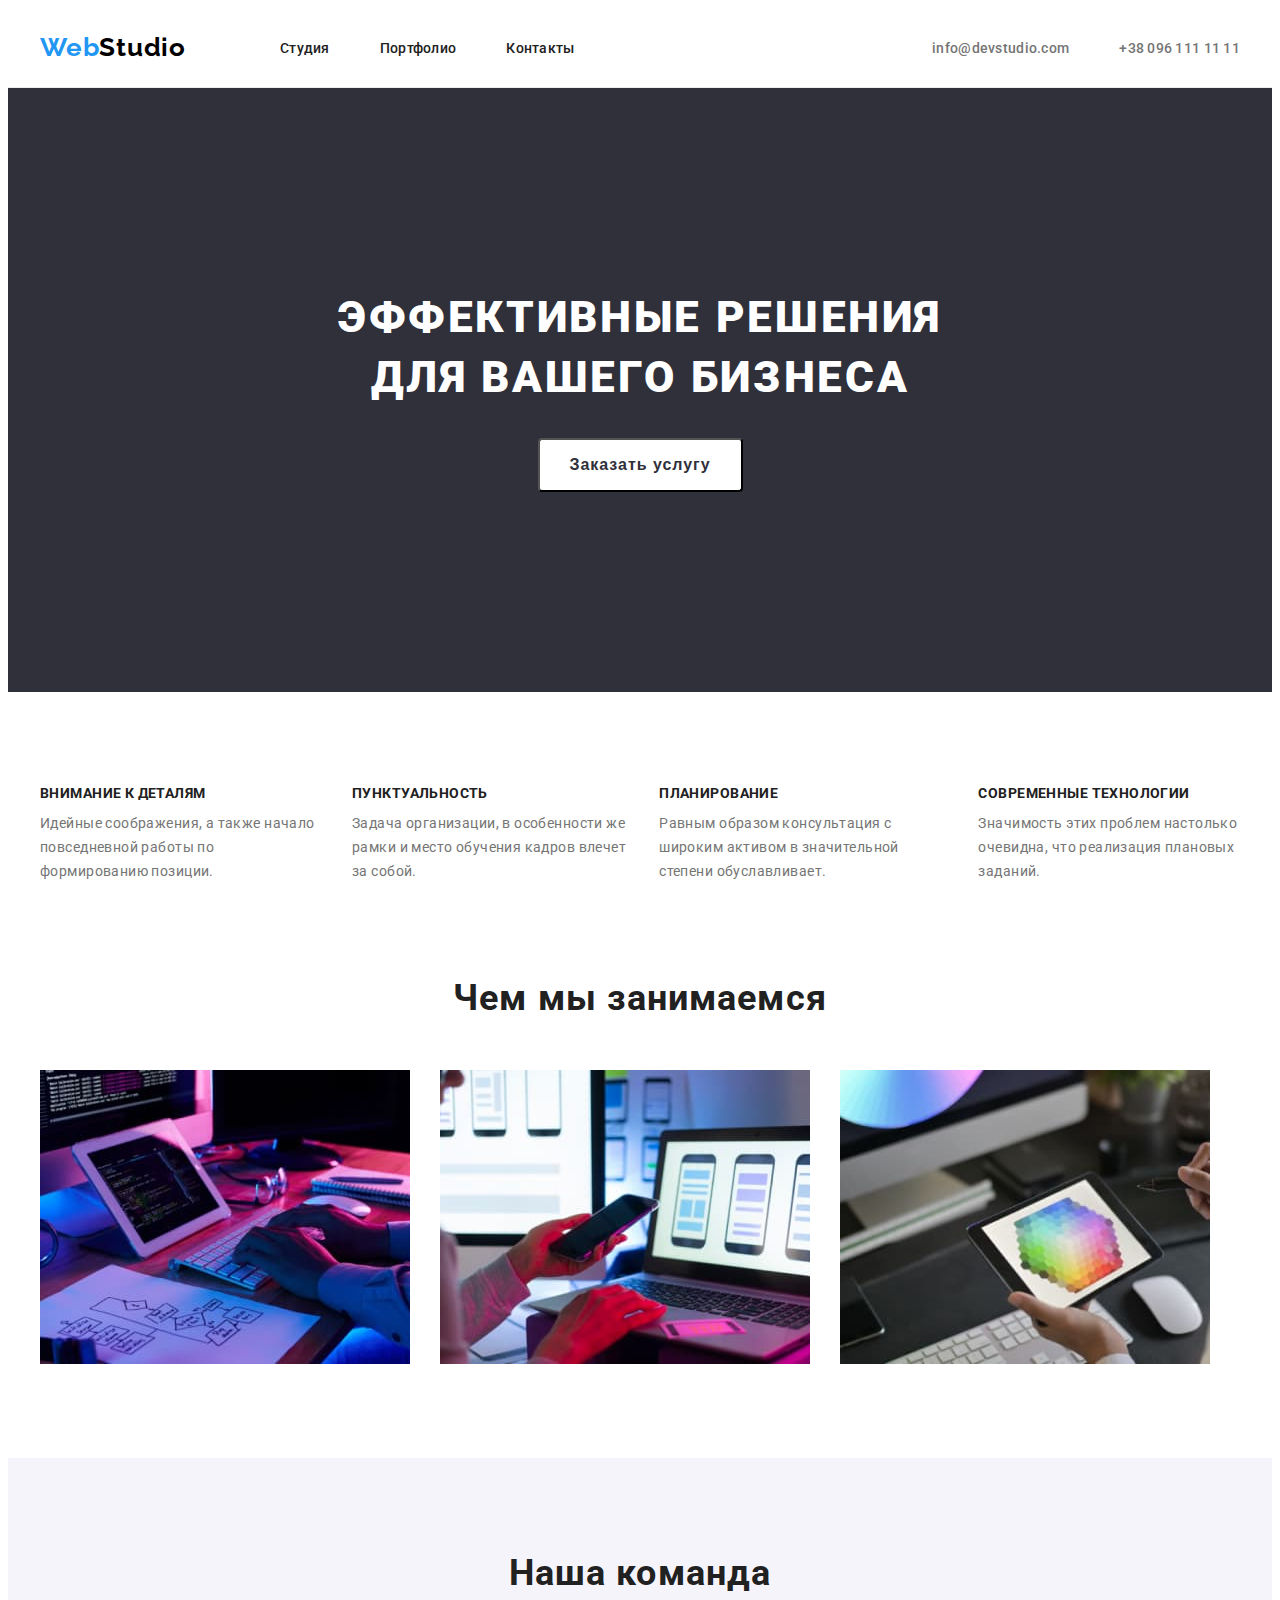
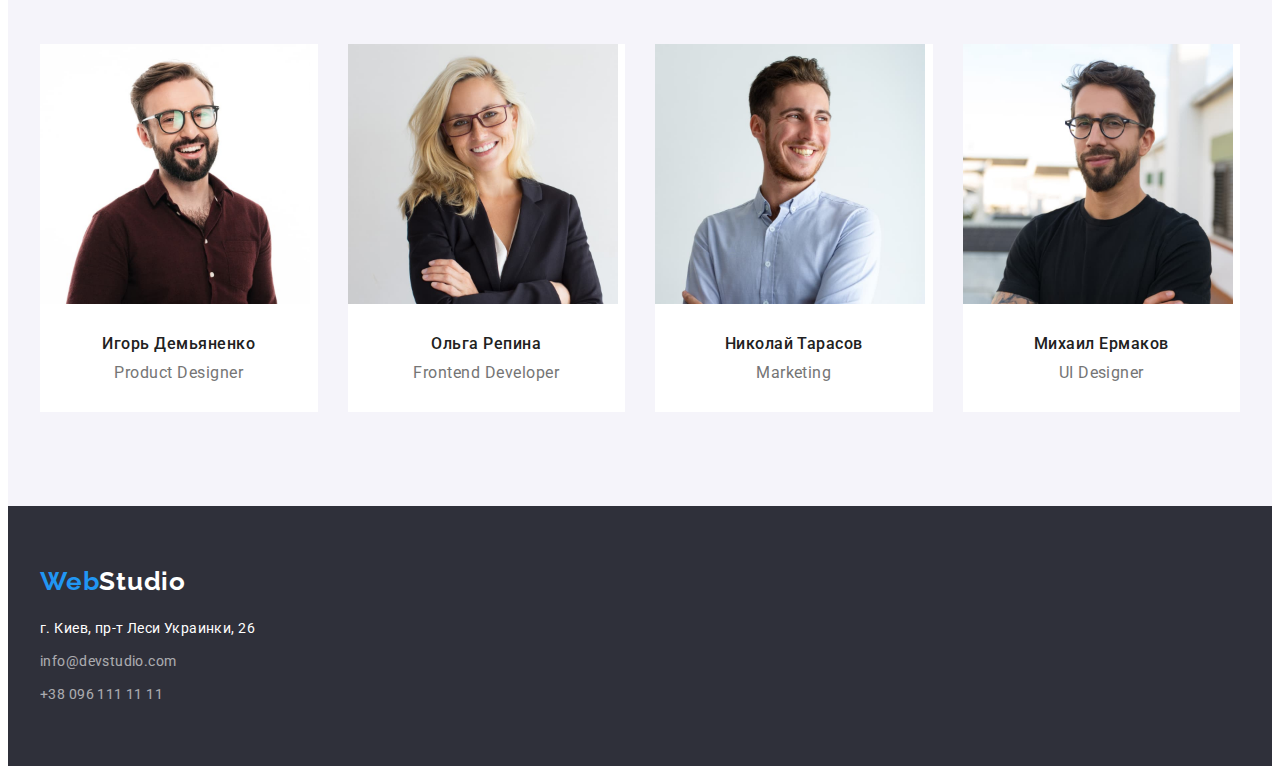
<file: index.html>
<!DOCTYPE html>
<html lang="ru">
  <head>
    <meta charset="UTF-8" />
    <meta http-equiv="X-UA-Compatible" content="IE=edge" />
    <meta name="viewport" content="width=device-width, initial-scale=1.0" />
    <title>Главная</title>
    <link rel="preconnect" href="https://fonts.googleapis.com" />
    <link rel="preconnect" href="https://fonts.gstatic.com" crossorigin />
    <link
      href="https://fonts.googleapis.com/css2?family=Raleway:wght@700&family=Roboto:wght@400;500;700;900&display=swap"
      rel="stylesheet"
    />
    <link
      rel="stylesheet"
      href="https://cdnjs.cloudflare.com/ajax/libs/modern-normalize/1.1.0/modern-normalize.min.css"
      integrity="sha512-wpPYUAdjBVSE4KJnH1VR1HeZfpl1ub8YT/NKx4PuQ5NmX2tKuGu6U/JRp5y+Y8XG2tV+wKQpNHVUX03MfMFn9Q=="
      crossorigin="anonymous"
      referrerpolicy="no-referrer"
    />
    <link rel="stylesheet" href="./css/style.css" />
  </head>
  <body>  
    <header class="header">
      <div class="container header-container">
        <a class="logo link" href=""><span class="web">Web</span>Studio</a>
        <nav class="navigation">
          <ul class="nav-list list">
            <li class="nav-list-item">
              <a class="nav-list-link link" href="">Студия</a>
            </li>
            <li class="nav-list-item">
              <a class="nav-list-link link" href="./portfolio.html"
                >Портфолио</a
              >
            </li>
            <li class="nav-list-item">
              <a class="nav-list-link link" href="">Контакты</a>
            </li>
          </ul>
        </nav>  
          <ul class="header-contact list">
            <li class="contact-mail-block">
              <a class="contact-mail link" href="mailto:info@devstudio.com"
                >info@devstudio.com</a
              >
            </li>
            <li class="contact-number-block">
              <a class="contact-number link" href="tel:+380961111111"
                >+38 096 111 11 11</a
              >
            </li>
          </ul>
      </div>
    </header>
    <main>
      <section class="hero">
        <div class="container">
        <h1 class="main-title">Эффективные решения для вашего бизнеса</h1>
        <button class="model-button" type="button">Заказать услугу</button>
        </div>
      </section>
      <section class="section">
        <div class="container">
          <h2 class="pane">Перечень выгод</h2>
          <ul class="benefits list">
            <li class="benefits-block">
              <h3 class="benefits-list">Внимание к деталям</h3>
              <p class="benefits-item">
                Идейные соображения, а также начало повседневной работы по
                формированию позиции.
              </p>
            </li>
            <li class="benefits-block">
              <h3 class="benefits-list">Пунктуальность</h3>
              <p class="benefits-item">
                Задача организации, в особенности же рамки и место обучения
                кадров влечет за собой.
              </p>
            </li>
            <li class="benefits-block">
              <h3 class="benefits-list">Планирование</h3>
              <p class="benefits-item">
                Равным образом консультация с широким активом в значительной
                степени обуславливает.
              </p>
            </li>
            <li class="benefits-block">
              <h3 class="benefits-list">Современные технологии</h3>
              <p class="benefits-item">
                Значимость этих проблем настолько очевидна, что реализация
                плановых заданий.
              </p>
            </li>
          </ul>
        </div>
      </section>
      <section class="section about-section">
        <div class="container">
        <h2 class="about">Чем мы занимаемся</h2>
        <ul class="about-item list">
          <li class="box">
            <img src="img/img1.jpg" alt="клавиатура" width="370" height="294" />
          </li>

          <li class="box">
            <img src="img/img2.jpg" alt="ноут" width="370" height="294" />
          </li>

          <li class="box">
            <img src="img/img3.jpg" alt="планшет" width="370" height="294" />
          </li>
        </ul>
        </div>
      </section>
      <section class="our-team section">
        <div class="container">
          <h2 class="team">Наша команда</h2>
          <ul class="team-list list">
            <li class="team-card">
              <img
                src="img/img4.jpg" 
                alt="Игорь Демьяненко"
                width="270"
                height="260"
              />
              <div class="worker">
              <h3 class="name">Игорь Демьяненко</h3>
              <p class="position" lang="en">Product Designer</p>
            </li>
            <li class="team-card">
              <img
                src="img/img5.jpg"
                alt="Ольга Репина"
                width="270"
                height="260"
              />
              <div class="worker">
              <h3 class="name">Ольга Репина</h3>
              <p class="position" lang="en">Frontend Developer</p>
              </div>
            </li>
            <li class="team-card">
              <img
                src="img/img6.jpg"
                alt="Николай Тарасов"
                width="270"
                height="260"
              />
              <div class="worker">
              <h3 class="name">Николай Тарасов</h3>
              <p class="position" lang="en">Marketing</p>
              </div>
            </li>
            <li class="team-card">
              <img
                src="img/img7.jpg"
                alt="Михаил Ермаков"
                width="270"
                height="260"
              />
              <div class="worker">
              <h3 class="name">Михаил Ермаков</h3>
              <p class="position" lang="en">UI Designer</p>
              </div>
            </li>
          </ul>
        </div>
      </section>
    </main>
    <footer class="footer">
      <div class="container">
        <a class="logo-footer link" href=""
          ><span class="web-footer">Web</span>Studio</a
        >
        <address>
          <ul class="footer-list list">
            <li class="about-footer">
              <a
                class="adres link"
                href="https://goo.gl/maps/2WYLxE3mtBU3Ya3W9"
                target="_blank"
                rel="noopener noreferrer"
                >г. Киев, пр-т Леси Украинки, 26</a
              >
            </li>
            <li class="about-footer">
              <a class="mail-footer link" href="mailto:info@devstudio.com"
                >info@devstudio.com</a
              >
            </li>
            <li class="about-footer">
              <a class="tel-footer link" href="tel:+380961111111"
                >+38 096 111 11 11</a
              >
            </li>
          </ul>
        </address>
      </div>
    </footer>
  </body>
</html>
</file>
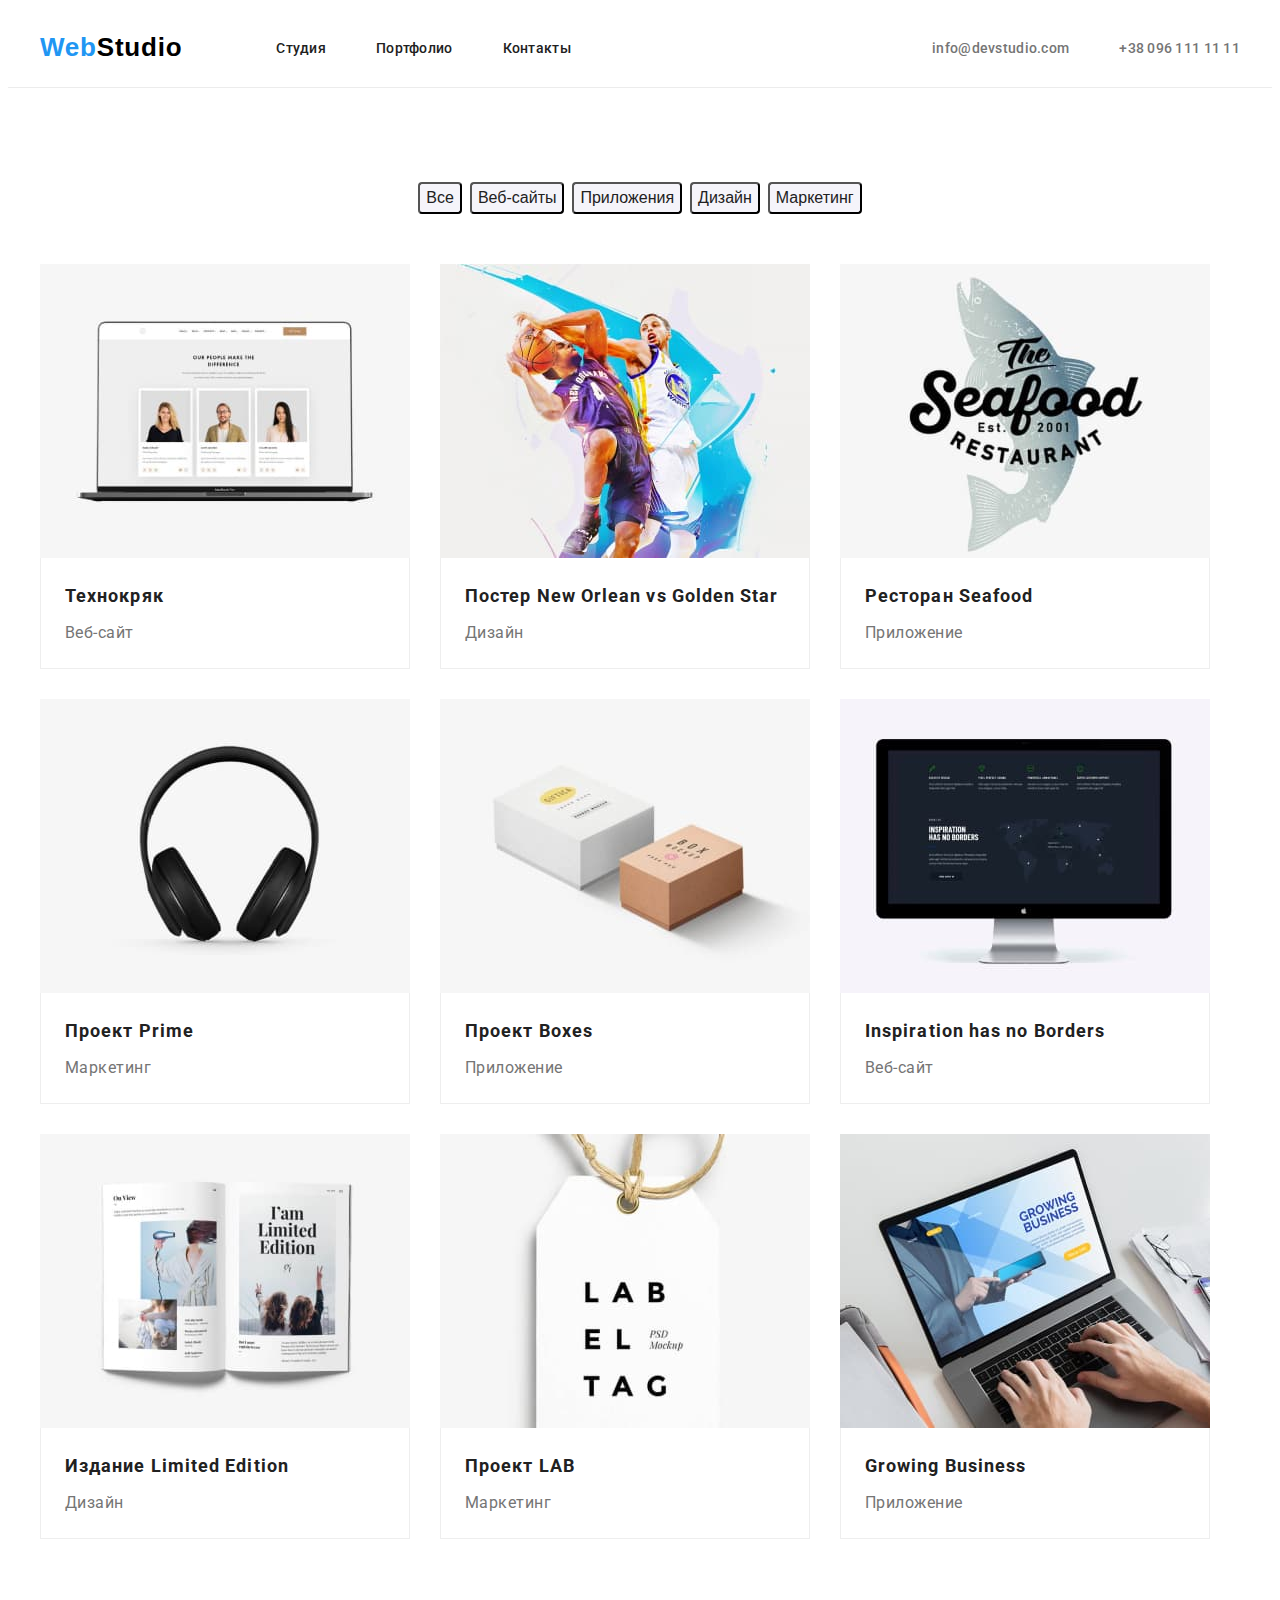
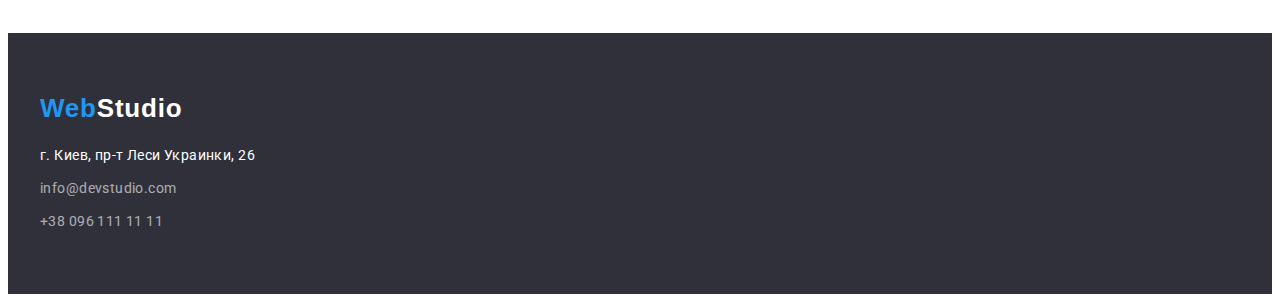
<file: portfolio.html>
<!DOCTYPE html>
<html lang="ru">
  <head>
    <meta charset="UTF-8" />
    <meta http-equiv="X-UA-Compatible" content="IE=edge" />
    <meta name="viewport" content="width=device-width, initial-scale=1.0" />
    <title>Главная</title>
    <link rel="preconnect" href="https://fonts.googleapis.com" />
    <link rel="preconnect" href="https://fonts.gstatic.com" crossorigin />
    <link
      href="https://fonts.googleapis.com/css2?family=Roboto:wght@400;500;700;900&display=swap"
      rel="stylesheet"
    />
    <link
      rel="stylesheet"
      href="https://cdnjs.cloudflare.com/ajax/libs/modern-normalize/1.1.0/modern-normalize.min.css"
      integrity="sha512-wpPYUAdjBVSE4KJnH1VR1HeZfpl1ub8YT/NKx4PuQ5NmX2tKuGu6U/JRp5y+Y8XG2tV+wKQpNHVUX03MfMFn9Q=="
      crossorigin="anonymous"
      referrerpolicy="no-referrer"
    />
    <link rel="stylesheet" href="./css/style.css" />
  </head>
  <body>
    <header class="header">
      <div class="container header-container">
        <a class="logo link" href=""><span class="web">Web</span>Studio</a>
        <nav class="navigation">
          <ul class="nav-list list">
            <li class="nav-list-item">
              <a class="nav-list-link link" href="./index.html">Студия</a>
            </li>
            <li class="nav-list-item">
              <a class="nav-list-link link" href="">Портфолио</a>
            </li>
            <li class="nav-list-item">
              <a class="nav-list-link link" href="">Контакты</a>
            </li>
          </ul>
        </nav>
          <ul class="header-contact list">
            <li class="contact-mail-block">
              <a class="contact-mail link" href="mailto:info@devstudio.com"
                >info@devstudio.com</a
              >
            </li>
            <li class="contact-number-block">
              <a class="contact-number link" href="tel:+380961111111"
                >+38 096 111 11 11</a
              >
            </li>
          </ul>
      </div>
    </header>
    <main>
      <section class="section">
        <div class="container">
          <h1 class="pane">Работы</h1>
          <ul class="portfolio-list list">
            <li class="filter">
              <button class="model-button-filter" type="button">Все</button>
            </li>
            <li class="filter">
              <button class="model-button-filter" type="button">
                Веб-сайты
              </button>
            </li>
            <li class="filter">
              <button class="model-button-filter" type="button">
                Приложения
              </button>
            </li>
            <li class="filter">
              <button class="model-button-filter" type="button">Дизайн</button>
            </li>
            <li class="filter">
              <button class="model-button-filter" type="button">
                Маркетинг
              </button>
            </li>
          </ul>
          <ul class="project list">
            <li class="project-group">
              <img
                src="img/project1.jpg"
                alt="Технокряк"
                width="370"
                height="294"
              />
              <div class="group">
              <h2 class="works">Технокряк</h2>
              <p class="works-item" lang="en">Веб-сайт</p>
              </div>
            </li>
            <li class="project-group">
              <img
                src="img/project2.jpg"
                alt="Постер New Orlean vs Golden Star"
                width="370"
                height="294"
              />
              <div class="group"> 
              <h2 class="works">Постер New Orlean vs Golden Star</h2>
              <p class="works-item" lang="en">Дизайн</p>
            </div>
            </li>
            <li class="project-group">
              <img
                src="img/project3.jpg"
                alt="Ресторан Seafood"
                width="370"
                height="294"
              />
              <div class="group">
              <h2 class="works">Ресторан Seafood</h2>
              <p class="works-item" lang="en">Приложение</p>
            </div>
            </li>
            <li class="project-group">
              <img
                src="img/project4.jpg"
                alt="Проект Prime"
                width="370"
                height="294"
              />
              <div class="group">
              <h2 class="works">Проект Prime</h2>
              <p class="works-item" lang="en">Маркетинг</p>
            </div>
            </li>
            <li class="project-group">
              <img
                src="img/project5.jpg"
                alt="Проект Boxes"
                width="370"
                height="294"
              />
              <div class="group">
              <h2 class="works">Проект Boxes</h2>
              <p class="works-item" lang="en">Приложение</p>
            </div>
            </li>
            <li class="project-group">
              <img
                src="img/project6.jpg"
                alt="Inspiration has no Borders"
                width="370"
                height="294"
              />
              <div class="group">
              <h2 class="works">Inspiration has no Borders</h2>
              <p class="works-item" lang="en">Веб-сайт</p>
            </div>
            </li>
            <li class="project-group">
              <img
                src="img/project7.jpg"
                alt="Издание Limited Edition"
                width="370"
                height="294"
              />
              <div class="group">
              <h2 class="works">Издание Limited Edition</h2>
              <p class="works-item" lang="en">Дизайн</p>
            </div>
            </li>
            <li class="project-group">
              <img
                src="img/project8.jpg"
                alt="Проект LAB"
                width="370"
                height="294"
              />
              <div class="group">
              <h2 class="works">Проект LAB</h2>
              <p class="works-item" lang="en">Маркетинг</p>
            </div>
            </li>
            <li class="project-group">
              <img
                src="img/project9.jpg"
                alt="Growing Business"
                width="370"
                height="294"
              />
              <div class="group">
              <h2 class="works">Growing Business</h2>
              <p class="works-item" lang="en">Приложение</p>
            </div>
            </li>
          </ul>
        </div>
      </section>
    </main>
    <footer class="footer">
      <div class="container">
        <a class="logo-footer link" href=""
          ><span class="web-footer">Web</span>Studio</a
        >
        <address>
          <ul class="footer-list list">
            <li class="about-footer">
              <a
                class="adres link"
                href="https://goo.gl/maps/2WYLxE3mtBU3Ya3W9"
                target="_blank"
                rel="noopener noreferrer"
                >г. Киев, пр-т Леси Украинки, 26</a
              >
            </li>
            <li class="about-footer">
              <a class="mail-footer link" href="mailto:info@devstudio.com"
                >info@devstudio.com</a
              >
            </li>
            <li class="about-footer">
              <a class="tel-footer link" href="tel:+380961111111"
                >+38 096 111 11 11</a
              >
            </li>
          </ul>
        </address>
      </div>
    </footer>
  </body>
</html>
</file>
<file: css/style.css>
:root {
    --primary-font-family: 'Roboto', sans-serif; 
    --secondary-font-family: 'Raleway', sans-serif; 
    --accent-color: #2196f3;
    --primery-text-color: #212121;
    --secondary-text-color-light: #757575;
    --secondary-text-color-dark: #ffffff;
    --primery-text-color-logo: #000000;
}
body {
    font-family: var(--primary-font-family);
}
h1,
h2,
h3,
h4,
h5,
h6,
p {
    margin-top: 0;
    margin-bottom: 0;
}
ul {
    margin-top: 0;
    margin-bottom: 0;
    padding-left: 0;
}
img {
    display: block;
    max-width: 100%;
    height: auto;
}
.list {
    list-style: none;
    padding: 0;
    margin: 0;
}
.link {
    text-decoration: none;
}
.container {
    width: 1200px;
    padding-left: 15px;
    padding-right: 15px;
    margin-left: auto;
    margin-right: auto;
}
.header {
    padding-top: 24px;
    padding-bottom: 24px;
    border-bottom: 1px solid #ECECEC;
}
.header-container {
    display: flex;
    align-items: center;
    
}
.nav-list {
    display: flex;
    align-items: center;
}
.header-contact {
    margin-left: auto;
    display: flex;
}
.nav-list-item:not(:last-child) {
    margin-right: 50px;
}
.logo {
    font-family: var(--secondary-font-family);
    font-weight: 700;
    font-size: 26px;
    line-height: 1.19;
    letter-spacing: 0.03em;
    color: var(--primery-text-color-logo);
    margin-right: 94px;
}
.web {
    color: var(--accent-color);
}
.nav-list-link {
    font-weight: 500;
    font-size: 14px;
    line-height: 1.14;
    letter-spacing: 0.02em;
    color: var(--primery-text-color);
}
.nav-list-link:hover,
.nav-list-link:focus {
    color: var(--accent-color);
}
.contact-mail-block {
    margin-right: 50px;
}
.contact-mail {
    font-weight: 500;
    font-size: 14px;
    line-height: 1.14;
    letter-spacing: 0.02em;
    color: var( --secondary-text-color-light);
}
.contact-mail:hover,
.contact-mail:focus {
    color: var(--accent-color);
}
.contact-number {
        font-weight: 500;
        font-size: 14px;
        line-height: 1.14;
        letter-spacing: 0.02em;
        color: var( --secondary-text-color-light);
}
.contact-number:hover,
.contact-number:focus {
    color: var(--accent-color);
}
.hero {
    text-align: center;
    padding: 200px 0;
    background-color: #2F303A;
   
}
.model-button {
    padding:10px 30px;
    border-radius: 4px;
    font-weight: 700;
    font-size: 16px;
    line-height: 1.88;
    letter-spacing: 0.06em;
    color: #2F303A;
    cursor: pointer;
    background-color: #ffffff;
}
.model-button:hover,
.model-button:focus {
    background-color: var(--accent-color);
    color: var(--secondary-text-color-dark);
}
.main-title {
    width: 696px;
    margin: 0 auto 30px;
    font-weight: 900;
    font-size: 44px;
    line-height: 1.36;
    letter-spacing: 0.06em;
    text-transform: uppercase;
    color: var(--secondary-text-color-dark);   
}
.section {
    padding-top: 94px;
    padding-bottom: 94px;
}
.pane {
    display: none;
}
.benefits {
    display: flex;
    flex-basis: calc((100% - 90px) / 4);
}
.benefits-block:not(:last-child) {
    margin-right: 30px;

}
.benefits-list {
    margin-bottom: 10px;
    font-weight: 700;
    font-size: 14px;
    line-height: 1.14;
    letter-spacing: 0.03em;
    text-transform: uppercase;
    color: var(--primery-text-color); 
}
.benefits-item {
    font-size: 14px;
    line-height: 1.71;
    letter-spacing: 0.03em;
    color: var( --secondary-text-color-light);
}
.about-section {
    padding-top: 0px;
}
.about {
    text-align: center;
    margin-bottom: 50px;
    font-weight: 700;
    font-size: 36px;
    line-height: 1.17;
    letter-spacing: 0.03em;
    color: var(--primery-text-color);
}
.about-item {
    display: flex;
    flex-basis: calc((100% - 60px) / 3);
}
.box:not(:last-child) {
    margin-right: 30px;
}
/* Секция Команда*/

.our-team {
    background-color: #F5F4FA;
    
}
.team {
    margin-bottom: 50px;
    text-align: center;
    font-weight: 700;
    font-size: 36px;
    line-height: 1.17;
    letter-spacing: 0.03em;
    color: var(--primery-text-color);
}
.team-list {
    display: flex;
    margin-left: -30px;
    margin-top: -30px;
}
.team-card {
    flex-basis: calc((100% - 90px) / 4);
    margin-left: 30px;
    margin-top: 30px;
    background-color: #FFFFFF;
}
.worker {
    padding-top: 30px;
    padding-bottom: 30px;
}
.name {
    text-align: center;
    font-weight: 500;
    font-size: 16px;
    line-height: 1.19;
    letter-spacing: 0.03em;
    color: var(--primery-text-color);
}
.position {
    text-align: center;
    margin-top: 10px;
    font-size: 16px;
    line-height: 1.19;
    letter-spacing: 0.03em;
    color: var( --secondary-text-color-light);
}
.logo-footer {
    
    font-family: var(--secondary-font-family);
    font-weight: 700;
    font-size: 26px;
    line-height: 1.19;
    letter-spacing: 0.03em;
    color: var(--secondary-text-color-dark);
}
.footer {
    padding-bottom: 60px;
    padding-top: 60px;
    background-color: #2F303A;
}
.web-footer {
    color: var(--accent-color);
}
.footer-list {
    margin-top: 20px;
}
.about-footer:not(:last-child) {
    margin-bottom: 9px;
}
.adres {
    font-style: normal;
    font-weight: normal;
    font-size: 14px;
    line-height: 1.71;
    letter-spacing: 0.03em;
    color: var(--secondary-text-color-dark);
}
.mail-footer {
    font-style: normal;
    font-size: 14px;
    line-height: 1.71;
    letter-spacing: 0.03em;
    color: var(--secondary-text-color-dark);
    opacity: 0.6;
}
.tel-footer {
    font-style: normal;
    font-size: 14px;
    line-height: 1.71;
    letter-spacing: 0.03em;
    color: var(--secondary-text-color-dark);
    opacity: 0.6;
}
/* portfolio works */


.portfolio-list {
    display: flex;
    justify-content: center;
}
.filter:not(:last-child) {
    margin-right: 8px;
}
.model-button-filter {
    font-weight: 500;
    font-size: 16px;
    line-height: 1.63;
    background-color: #F5F4FA;
    color: var(--primery-text-color);
    cursor: pointer;
    border-radius: 4px;
}
.model-button-filter:hover,
.model-button-filter:focus {
    
    background-color: var(--accent-color);
    color: var(--secondary-text-color-dark);
}
.project {
    display: flex;
    flex-wrap: wrap;
    margin-left: -30px;
    margin-top: 50px;
    margin-bottom: -30px;
    
}
.project-group {
    
    margin-left: 30px;
    margin-bottom: 30px;
}   
.group {
   padding: 20px 24px;
   border-bottom: 1px solid #eeeeee;
   border-left: 1px solid #eeeeee;
   border-right: 1px solid #eeeeee;

}
.works {
    margin-bottom: 4px;
    font-weight: 700;
    font-size: 18px;
    line-height: 2;
    letter-spacing: 0.06em;
    color: var(--primery-text-color);
}
.works-item {
    
    font-size: 16px;
    line-height: 1.88;
    letter-spacing: 0.03em;
    color: var( --secondary-text-color-light);
}
/* portfolio footer */
.adres:hover,
.adres:focus {
    color: var(--accent-color);
}
.mail-footer:hover,
.mail-footer:focus {
    color: var(--accent-color);
}
.tel-footer:hover,
.tel-footer:focus {
    color: var(--accent-color);
}
</file>
